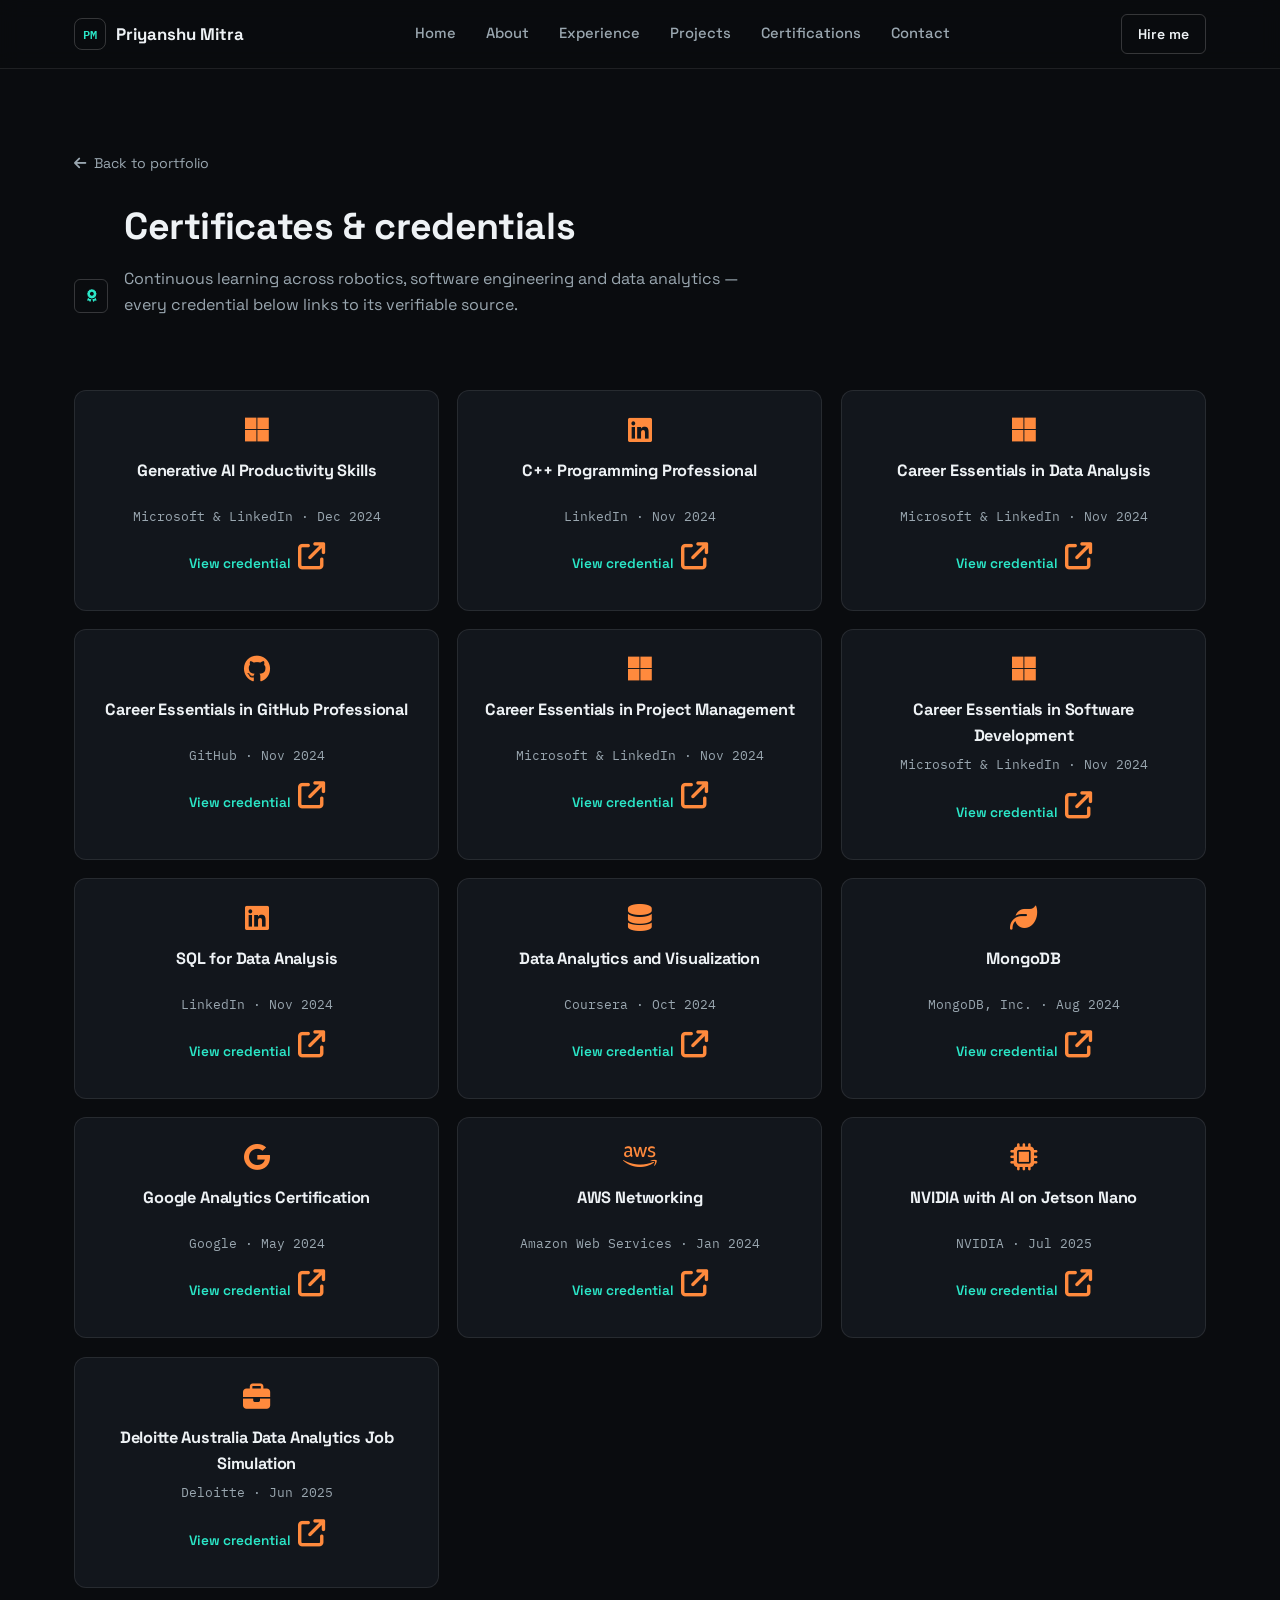
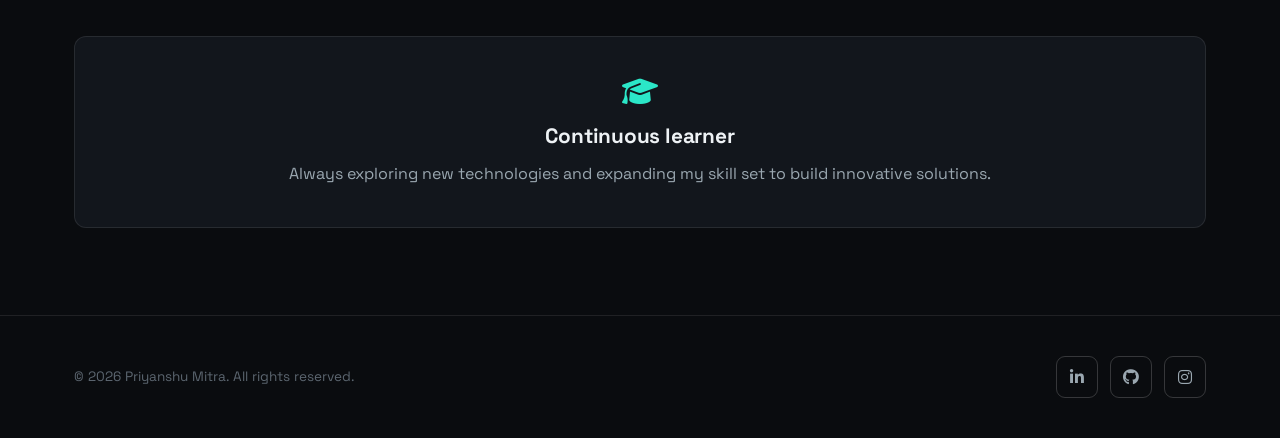
<file: certificates.html>
<!DOCTYPE html>
<html lang="en">
<head>
<meta charset="UTF-8">
<meta name="viewport" content="width=device-width, initial-scale=1.0, viewport-fit=cover">
<title>Certificates — Priyanshu Mitra</title>
<meta name="description" content="13 verified professional certifications earned by Priyanshu Mitra across robotics, software engineering, and data analytics — Microsoft, NVIDIA, Google, Deloitte, AWS and more.">
<meta property="og:title" content="Certificates — Priyanshu Mitra">
<meta property="og:description" content="13 verified professional certifications across robotics, software engineering, and data analytics.">
<meta property="og:type" content="website">
<link rel="icon" type="image/x-icon" href="/favicon.ico">
<link rel="preconnect" href="https://fonts.googleapis.com">
<link rel="preconnect" href="https://fonts.gstatic.com" crossorigin>
<link href="https://fonts.googleapis.com/css2?family=Space+Grotesk:wght@400;500;600;700&family=IBM+Plex+Mono:wght@400;500;600&display=swap" rel="stylesheet">
<link rel="stylesheet" href="https://cdnjs.cloudflare.com/ajax/libs/font-awesome/6.5.1/css/all.min.css">
<link rel="stylesheet" href="style.css">
</head>
<body>

<div id="bg-grid"></div>
<canvas id="bg-canvas" aria-hidden="true"></canvas>
<div class="bg-vignette" aria-hidden="true"></div>

<header class="nav">
  <div class="container nav-row">
    <a href="index.html" class="brand"><span class="brand-mark">PM</span>Priyanshu Mitra</a>
    <nav class="nav-links" aria-label="Primary">
      <a href="index.html#home">Home</a>
      <a href="index.html#about">About</a>
      <a href="index.html#experience">Experience</a>
      <a href="index.html#projects">Projects</a>
      <a href="index.html#certifications">Certifications</a>
      <a href="index.html#contact">Contact</a>
    </nav>
    <a href="index.html#contact" class="nav-cta">Hire me</a>
    <button id="nav-toggle" class="nav-toggle" aria-label="Toggle menu" aria-expanded="false">
      <i class="fa-solid fa-bars"></i>
    </button>
  </div>
  <div id="mobile-menu" class="mobile-menu container">
    <a href="index.html#home">Home</a>
    <a href="index.html#about">About</a>
    <a href="index.html#experience">Experience</a>
    <a href="index.html#projects">Projects</a>
    <a href="index.html#certifications">Certifications</a>
    <a href="index.html#education">Education</a>
    <a href="index.html#contact">Contact</a>
  </div>
</header>

<main>
<section id="certificates" class="page-hero">
  <div class="container">
    <a href="index.html" class="back-link reveal"><i class="fa-solid fa-arrow-left"></i> Back to portfolio</a>
    <div class="section-head reveal">
      <span class="section-index"><i class="fa-solid fa-award"></i></span>
      <div><h2>Certificates &amp; credentials</h2><p class="section-sub">Continuous learning across robotics, software engineering and data analytics — every credential below links to its verifiable source.</p></div>
    </div>
  </div>
</section>

<section class="tight" style="padding-top:0;">
  <div class="container">
    <div class="cert-full-grid stagger">

      <div class="panel cert-full-card reveal">
        <i class="fa-brands fa-microsoft"></i>
        <h3>Generative AI Productivity Skills</h3>
        <p class="issuer">Microsoft &amp; LinkedIn · Dec 2024</p>
        <a href="https://www.linkedin.com/learning/certificates/77df485616cfa9c39a8fabacf0f9a2ef563713879dd500f9dbd4130a6db783a0?trk=share_certificate" target="_blank" rel="noopener noreferrer" class="proj-link">View credential <i class="fa-solid fa-arrow-up-right-from-square"></i></a>
      </div>

      <div class="panel cert-full-card reveal">
        <i class="fa-brands fa-linkedin"></i>
        <h3>C++ Programming Professional</h3>
        <p class="issuer">LinkedIn · Nov 2024</p>
        <a href="https://www.linkedin.com/learning/certificates/7f5fb4f895ebff3671f169e43819034e53ce3d0b994c057f19d841c613d41aa8?trk=share_certificate" target="_blank" rel="noopener noreferrer" class="proj-link">View credential <i class="fa-solid fa-arrow-up-right-from-square"></i></a>
      </div>

      <div class="panel cert-full-card reveal">
        <i class="fa-brands fa-microsoft"></i>
        <h3>Career Essentials in Data Analysis</h3>
        <p class="issuer">Microsoft &amp; LinkedIn · Nov 2024</p>
        <a href="https://www.linkedin.com/learning/certificates/f7ade5e35abf6403c397e292f1191631d6a1e77c822f20ed63461a3948083239?trk=share_certificate" target="_blank" rel="noopener noreferrer" class="proj-link">View credential <i class="fa-solid fa-arrow-up-right-from-square"></i></a>
      </div>

      <div class="panel cert-full-card reveal">
        <i class="fa-brands fa-github"></i>
        <h3>Career Essentials in GitHub Professional</h3>
        <p class="issuer">GitHub · Nov 2024</p>
        <a href="https://www.linkedin.com/learning/certificates/78616284778679fb85e9f1aa0b3c82cec8de0e678fb97c34cacc289b34140dd7?trk=share_certificate" target="_blank" rel="noopener noreferrer" class="proj-link">View credential <i class="fa-solid fa-arrow-up-right-from-square"></i></a>
      </div>

      <div class="panel cert-full-card reveal">
        <i class="fa-brands fa-microsoft"></i>
        <h3>Career Essentials in Project Management</h3>
        <p class="issuer">Microsoft &amp; LinkedIn · Nov 2024</p>
        <a href="https://www.linkedin.com/learning/certificates/cda7a7ef3537301a21c7827a1b8eafc3aa479de4e20517720f3b76b2031a7672?trk=share_certificate" target="_blank" rel="noopener noreferrer" class="proj-link">View credential <i class="fa-solid fa-arrow-up-right-from-square"></i></a>
      </div>

      <div class="panel cert-full-card reveal">
        <i class="fa-brands fa-microsoft"></i>
        <h3>Career Essentials in Software Development</h3>
        <p class="issuer">Microsoft &amp; LinkedIn · Nov 2024</p>
        <a href="https://www.linkedin.com/learning/certificates/5cd188bc835a121129064198f04a429786b0698ae4c7cc96ac66cd4c5765102c?trk=share_certificate" target="_blank" rel="noopener noreferrer" class="proj-link">View credential <i class="fa-solid fa-arrow-up-right-from-square"></i></a>
      </div>

      <div class="panel cert-full-card reveal">
        <i class="fa-brands fa-linkedin"></i>
        <h3>SQL for Data Analysis</h3>
        <p class="issuer">LinkedIn · Nov 2024</p>
        <a href="https://www.linkedin.com/learning/certificates/efe37b054a23c4ee8f5bbec972ae689d2f12bede9a18492e5628c1c34d1fb1dd?trk=share_certificate" target="_blank" rel="noopener noreferrer" class="proj-link">View credential <i class="fa-solid fa-arrow-up-right-from-square"></i></a>
      </div>

      <div class="panel cert-full-card reveal">
        <i class="fa-solid fa-database"></i>
        <h3>Data Analytics and Visualization</h3>
        <p class="issuer">Coursera · Oct 2024</p>
        <a href="https://forage-uploads-prod.s3.amazonaws.com/completion-certificates/Accenture%20North%20America/hzmoNKtzvAzXsEqx8_Accenture%20North%20America_FQWJqKBtc2cCSWn8j_1729237615669_completion_certificate.pdf" target="_blank" rel="noopener noreferrer" class="proj-link">View credential <i class="fa-solid fa-arrow-up-right-from-square"></i></a>
      </div>

      <div class="panel cert-full-card reveal">
        <i class="fa-solid fa-leaf"></i>
        <h3>MongoDB</h3>
        <p class="issuer">MongoDB, Inc. · Aug 2024</p>
        <a href="https://ti-user-certificates.s3.amazonaws.com/ae62dcd7-abdc-4e90-a570-83eccba49043/5055e718-ee48-4ff7-bd3f-35da68e1172a-priyanshu-mitra-0ebdb431-9aa1-4a52-b2b8-7ebe017b7ed2-certificate.pdf" target="_blank" rel="noopener noreferrer" class="proj-link">View credential <i class="fa-solid fa-arrow-up-right-from-square"></i></a>
      </div>

      <div class="panel cert-full-card reveal">
        <i class="fa-brands fa-google"></i>
        <h3>Google Analytics Certification</h3>
        <p class="issuer">Google · May 2024</p>
        <a href="https://skillshop.exceedlms.com/profiles/752678fcac8745f18687c383da648fa6" target="_blank" rel="noopener noreferrer" class="proj-link">View credential <i class="fa-solid fa-arrow-up-right-from-square"></i></a>
      </div>

      <div class="panel cert-full-card reveal">
        <i class="fa-brands fa-aws"></i>
        <h3>AWS Networking</h3>
        <p class="issuer">Amazon Web Services · Jan 2024</p>
        <a href="https://www.simplilearn.com/skillup-certificate-landing?token=eyJjb3Vyc2VfaWQiOiIzNzgyIiwiY2VydGlmaWNhdGVfdXJsIjoiaHR0cHM6XC9cL2NlcnRpZmljYXRlcy5zaW1wbGljZG4ubmV0XC9zaGFyZVwvdGh1bWJfNDgxOTU5Ml8xNzA2NDgyMTkyLnBuZyIsInVzZXJuYW1lIjoiUHJpeWFuc2h1IE1pdHJhIn0%3D&utm_source=shared-certificate&utm_medium=lms&utm_campaign=shared-certificate-promotion&referrer=https%3A%2F%2Flms.simplilearn.com%2Fcourses%2F6698%2FAWS-Networking-Basics%2Fcertificate%2Fdownload-skillup&%24web_only=true&_branch_match_id=1445478037306237056&_branch_referrer=H4sIAAAAAAAAA8soKSkottLXL87MLcjJ1EssKNDLyczL1k%2FVTw%2FOKQuuDCz280uyrytKTUstKsrMS49PKsovL04tsvUBqkpN8cwDAGph%2FKhBAAAA" target="_blank" rel="noopener noreferrer" class="proj-link">View credential <i class="fa-solid fa-arrow-up-right-from-square"></i></a>
      </div>

      <div class="panel cert-full-card reveal">
        <i class="fa-solid fa-microchip"></i>
        <h3>NVIDIA with AI on Jetson Nano</h3>
        <p class="issuer">NVIDIA · Jul 2025</p>
        <a href="https://learn.nvidia.com/certificates?id=bMq29MfqSRC4jLkycSWvpA#" target="_blank" rel="noopener noreferrer" class="proj-link">View credential <i class="fa-solid fa-arrow-up-right-from-square"></i></a>
      </div>

      <div class="panel cert-full-card reveal">
        <i class="fa-solid fa-briefcase"></i>
        <h3>Deloitte Australia Data Analytics Job Simulation</h3>
        <p class="issuer">Deloitte · Jun 2025</p>
        <a href="https://forage-uploads-prod.s3.amazonaws.com/completion-certificates/9PBTqmSxAf6zZTseP/io9DzWKe3PTsiS6GG_9PBTqmSxAf6zZTseP_FQWJqKBtc2cCSWn8j_1751189791856_completion_certificate.pdf" target="_blank" rel="noopener noreferrer" class="proj-link">View credential <i class="fa-solid fa-arrow-up-right-from-square"></i></a>
      </div>

    </div>

    <div class="panel reveal" style="text-align:center;margin-top:48px;padding:40px;">
      <i class="fa-solid fa-graduation-cap" style="font-size:1.8rem;color:var(--accent);margin-bottom:14px;"></i>
      <h3 style="font-size:1.3rem;font-weight:700;">Continuous learner</h3>
      <p style="color:var(--text-dim);margin-top:8px;">Always exploring new technologies and expanding my skill set to build innovative solutions.</p>
    </div>
  </div>
</section>
</main>

<footer>
  <div class="container footer-row">
    <p>© <span data-year></span> Priyanshu Mitra. All rights reserved.</p>
    <div class="social-row" style="margin-top:0;">
      <a href="https://www.linkedin.com/in/priyanshu-mitra-879323261/" target="_blank" rel="noopener noreferrer" class="social-btn" aria-label="LinkedIn"><i class="fa-brands fa-linkedin-in"></i></a>
      <a href="https://github.com/priyanshumitra" target="_blank" rel="noopener noreferrer" class="social-btn" aria-label="GitHub"><i class="fa-brands fa-github"></i></a>
      <a href="https://www.instagram.com/priyanshu_mitra09/?hl=en" target="_blank" rel="noopener noreferrer" class="social-btn" aria-label="Instagram"><i class="fa-brands fa-instagram"></i></a>
    </div>
  </div>
</footer>

<script src="script.js"></script>
</body>
</html>
</file>
<file: style.css>
/* ==========================================================================
   Priyanshu Mitra — Portfolio Design System
   Direction: "Engineering Dossier" — a technical spec-sheet aesthetic built
   for a robotics / software / AI-automation engineer. Graphite surfaces,
   hairline structure, signal-teal + copper accents, monospace used only
   where it is functionally a data label (dates, counts, tags).
   ========================================================================== */

:root{
  --bg:#0a0c0f;
  --bg-soft:#0d1116;
  --panel:#12161c;
  --panel-2:#161b22;
  --line:rgba(255,255,255,.09);
  --line-strong:rgba(255,255,255,.18);
  --text:#eef2f5;
  --text-dim:#9aa7b0;
  --text-faint:#5c6670;
  --accent:#2be7c8;
  --accent-soft:rgba(43,231,200,.13);
  --accent-2:#ff8a3d;
  --accent-2-soft:rgba(255,138,61,.13);
  --radius-sm:6px;
  --radius-md:12px;
  --maxw:1180px;
  --font-sans:'Space Grotesk',-apple-system,BlinkMacSystemFont,'Segoe UI',sans-serif;
  --font-mono:'IBM Plex Mono',ui-monospace,SFMono-Regular,Menlo,monospace;
}

*,*::before,*::after{ box-sizing:border-box; }
html{ scroll-behavior:smooth; }
body{
  margin:0;
  background:var(--bg);
  color:var(--text);
  font-family:var(--font-sans);
  line-height:1.6;
  -webkit-font-smoothing:antialiased;
  overflow-x:hidden;
}
img{ max-width:100%; display:block; }
a{ color:inherit; }
h1,h2,h3,h4{ font-family:var(--font-sans); margin:0; letter-spacing:-0.01em; }
p{ margin:0; }
ul{ margin:0; padding:0; list-style:none; }
button{ font-family:inherit; cursor:pointer; }

::selection{ background:var(--accent); color:#04231d; }
::-webkit-scrollbar{ width:9px; }
::-webkit-scrollbar-track{ background:var(--bg); }
::-webkit-scrollbar-thumb{ background:#26303a; border-radius:20px; }
::-webkit-scrollbar-thumb:hover{ background:var(--accent); }

:focus-visible{ outline:2px solid var(--accent); outline-offset:3px; border-radius:2px; }

.container{ max-width:var(--maxw); margin:0 auto; padding:0 24px; }

/* ---------- background canvas + grid ---------- */
#bg-grid{
  position:fixed; inset:0; z-index:-2;
  background:
    linear-gradient(var(--line) 1px, transparent 1px) 0 0/64px 64px,
    linear-gradient(90deg, var(--line) 1px, transparent 1px) 0 0/64px 64px,
    var(--bg);
  opacity:.35;
}
#bg-canvas{ position:fixed; inset:0; z-index:-1; display:block; }
.bg-vignette{
  position:fixed; inset:0; z-index:-1; pointer-events:none;
  background:radial-gradient(ellipse 90% 60% at 50% 0%, rgba(10,12,15,0) 0%, var(--bg) 78%),
             radial-gradient(ellipse 70% 50% at 50% 100%, rgba(10,12,15,0) 0%, var(--bg) 85%);
}

/* ---------- reveal-on-scroll ---------- */
.reveal{ opacity:0; transform:translateY(18px); transition:opacity .7s ease, transform .7s ease; will-change:transform,opacity; }
.reveal.in{ opacity:1; transform:none; }
.stagger > *{ transition-delay:calc(var(--i, 0) * 60ms); }

@media (prefers-reduced-motion:reduce){
  html{ scroll-behavior:auto; }
  .reveal{ opacity:1 !important; transform:none !important; transition:none !important; }
  *{ animation-duration:.001ms !important; animation-iteration-count:1 !important; }
}

/* ---------- top navigation ---------- */
.nav{
  position:fixed; top:0; left:0; right:0; z-index:100;
  background:rgba(10,12,15,.72);
  backdrop-filter:blur(10px);
  border-bottom:1px solid var(--line);
}
.nav-row{ display:flex; align-items:center; justify-content:space-between; height:68px; }
.brand{ display:flex; align-items:center; gap:10px; font-weight:700; font-size:1.05rem; text-decoration:none; }
.brand-mark{
  width:32px; height:32px; border:1px solid var(--line-strong); border-radius:8px;
  display:flex; align-items:center; justify-content:center;
  font-family:var(--font-mono); font-size:.72rem; color:var(--accent); font-weight:600;
}
.nav-links{ display:flex; align-items:center; gap:2px; }
.nav-links a{
  text-decoration:none; color:var(--text-dim); font-size:.92rem; font-weight:500;
  padding:8px 14px; border-radius:6px; transition:color .2s ease, background .2s ease;
  position:relative;
}
.nav-links a:hover{ color:var(--text); background:rgba(255,255,255,.04); }
.nav-links a.active{ color:var(--accent); }
.nav-links a.active::after{
  content:''; position:absolute; left:14px; right:14px; bottom:3px; height:2px; background:var(--accent); border-radius:2px;
}
.nav-cta{
  border:1px solid var(--line-strong); padding:8px 16px; border-radius:6px; font-size:.88rem; font-weight:600;
  text-decoration:none; color:var(--text); transition:border-color .2s ease, color .2s ease;
}
.nav-cta:hover{ border-color:var(--accent); color:var(--accent); }
.nav-toggle{
  display:none; width:40px; height:40px; border:1px solid var(--line-strong); border-radius:8px;
  background:transparent; color:var(--text); font-size:1.1rem; align-items:center; justify-content:center;
}
.mobile-menu{
  display:none; flex-direction:column; gap:2px; padding:10px 0 18px;
  border-top:1px solid var(--line);
}
.mobile-menu.open{ display:flex; }
.mobile-menu a{
  text-decoration:none; color:var(--text-dim); padding:12px 4px; font-size:.98rem; font-weight:500;
  border-bottom:1px solid var(--line);
}
.mobile-menu a:last-child{ border-bottom:none; }

@media (max-width:920px){
  .nav-links, .nav-cta{ display:none; }
  .nav-toggle{ display:flex; }
}

/* ---------- section scaffolding ---------- */
section{ padding:112px 0; position:relative; scroll-margin-top:80px; }
section.tight{ padding:88px 0; }
.section-head{ display:flex; align-items:flex-end; gap:16px; margin-bottom:52px; }
.section-index{
  font-family:var(--font-mono); font-size:.78rem; color:var(--accent);
  border:1px solid var(--line-strong); border-radius:6px; width:34px; height:34px;
  display:flex; align-items:center; justify-content:center; flex-shrink:0; margin-bottom:4px;
}
.section-head h2{ font-size:clamp(1.7rem,3.2vw,2.35rem); font-weight:700; }
.section-sub{ color:var(--text-dim); max-width:640px; margin-top:10px; font-size:1rem; }
.section-foot-link{ margin-top:44px; text-align:center; }

.eyebrow-line{ display:flex; align-items:center; gap:8px; }
.dot-live{
  width:8px; height:8px; border-radius:50%; background:var(--accent);
  box-shadow:0 0 0 0 rgba(43,231,200,.6); animation:pulse 2.2s infinite;
}
@keyframes pulse{
  0%{ box-shadow:0 0 0 0 rgba(43,231,200,.55); }
  70%{ box-shadow:0 0 0 8px rgba(43,231,200,0); }
  100%{ box-shadow:0 0 0 0 rgba(43,231,200,0); }
}

/* ---------- buttons ---------- */
.btn{
  display:inline-flex; align-items:center; gap:9px; padding:13px 24px; border-radius:8px;
  font-weight:600; font-size:.95rem; text-decoration:none; border:1px solid transparent;
  transition:transform .2s ease, border-color .2s ease, background .2s ease, color .2s ease;
  cursor:pointer;
}
.btn:active{ transform:translateY(1px); }
.btn-primary{ background:var(--accent); color:#04231d; }
.btn-primary:hover{ background:#4ff0d4; }
.btn-outline{ border-color:var(--line-strong); color:var(--text); background:transparent; }
.btn-outline:hover{ border-color:var(--accent); color:var(--accent); }
.btn-ghost{ color:var(--text-dim); background:transparent; padding:13px 6px; }
.btn-ghost:hover{ color:var(--accent); }
.btn-sm{ padding:9px 16px; font-size:.85rem; border-radius:7px; }
.btn-row{ display:flex; flex-wrap:wrap; gap:14px; align-items:center; }

/* ---------- hero ---------- */
.hero{ padding:150px 0 0; }
.hero-grid{ display:grid; grid-template-columns:1.15fr .85fr; gap:56px; align-items:center; }
.hero-status{
  font-family:var(--font-mono); font-size:.82rem; color:var(--text-dim);
  display:inline-flex; align-items:center; gap:9px; border:1px solid var(--line-strong);
  padding:7px 14px; border-radius:999px; margin-bottom:26px;
}
.hero h1{ font-size:clamp(2.6rem,5.6vw,4.2rem); line-height:1.04; font-weight:700; }
.hero h1 span{ color:var(--accent); }
.hero-tagline{ font-size:clamp(1.05rem,1.6vw,1.25rem); color:var(--text-dim); margin-top:22px; max-width:52ch; line-height:1.6; }
.role-chips{ display:flex; flex-wrap:wrap; gap:10px; margin-top:26px; }
.role-chip{
  display:inline-flex; align-items:center; gap:8px; border:1px solid var(--line-strong);
  padding:8px 15px; border-radius:999px; font-size:.85rem; font-weight:600; color:var(--text);
  background:var(--panel);
}
.role-chip i{ color:var(--accent); font-size:.85rem; }
.hero-actions{ margin-top:34px; }
.hero-meta{ display:flex; gap:22px; margin-top:34px; flex-wrap:wrap; }
.hero-meta-item{ display:flex; align-items:center; gap:9px; font-size:.88rem; color:var(--text-dim); }
.hero-meta-item i{ color:var(--accent); width:16px; text-align:center; }

.hero-photo-wrap{ position:relative; }
.hero-photo{
  position:relative; border:1px solid var(--line-strong); border-radius:14px; overflow:hidden;
  aspect-ratio:4/5; background:var(--panel);
}
.hero-photo img{ width:100%; height:100%; object-fit:cover; }
.corner{ position:absolute; width:22px; height:22px; border-color:var(--accent); }
.corner.tl{ top:-1px; left:-1px; border-top:2px solid; border-left:2px solid; border-radius:14px 0 0 0; }
.corner.tr{ top:-1px; right:-1px; border-top:2px solid; border-right:2px solid; border-radius:0 14px 0 0; }
.corner.bl{ bottom:-1px; left:-1px; border-bottom:2px solid; border-left:2px solid; border-radius:0 0 0 14px; }
.corner.br{ bottom:-1px; right:-1px; border-bottom:2px solid; border-right:2px solid; border-radius:0 0 14px 0; }
.hero-photo-tag{
  position:absolute; left:14px; right:14px; bottom:14px; background:rgba(10,12,15,.82);
  backdrop-filter:blur(6px); border:1px solid var(--line-strong); border-radius:9px; padding:10px 13px;
}
.hero-photo-tag p:first-child{ font-size:.78rem; font-weight:700; color:var(--text); }
.hero-photo-tag p:last-child{ font-size:.74rem; color:var(--text-dim); margin-top:2px; }

/* spec strip */
.spec-strip{
  margin-top:96px; border-top:1px solid var(--line); border-bottom:1px solid var(--line);
}
.spec-grid{ display:grid; grid-template-columns:repeat(4,1fr); }
.spec-cell{ padding:30px 22px; border-left:1px solid var(--line); }
.spec-cell:first-child{ border-left:none; padding-left:0; }
.spec-num{ font-family:var(--font-mono); font-size:2.1rem; font-weight:600; color:var(--accent); }
.spec-label{ margin-top:6px; font-size:.86rem; color:var(--text-dim); line-height:1.4; }

@media (max-width:920px){
  .hero-grid{ grid-template-columns:1fr; }
  .hero-photo-wrap{ max-width:340px; margin:0 auto; }
  .spec-grid{ grid-template-columns:1fr 1fr; }
  .spec-cell:nth-child(2){ border-left:1px solid var(--line); }
  .spec-cell:nth-child(3){ border-left:none; padding-left:0; }
}
@media (max-width:520px){
  .spec-grid{ grid-template-columns:1fr; }
  .spec-cell{ border-left:none !important; border-top:1px solid var(--line); padding-left:0 !important; }
  .spec-cell:first-child{ border-top:none; }
}

/* ---------- panels / cards (generic) ---------- */
.panel{
  background:var(--panel); border:1px solid var(--line); border-radius:var(--radius-md);
  padding:28px; transition:border-color .25s ease, transform .25s ease;
}
.panel:hover{ border-color:var(--line-strong); }
.panel-accent-top{ border-top:2px solid var(--accent); }

/* ---------- about ---------- */
.about-grid{ display:grid; grid-template-columns:1.5fr 1fr; gap:44px; align-items:start; }
.about-copy p{ color:var(--text-dim); margin-bottom:16px; font-size:1rem; }
.about-copy p:last-child{ margin-bottom:0; }
.focus-tags{ display:flex; flex-wrap:wrap; gap:9px; margin-top:16px; }
.tag{
  font-size:.82rem; font-weight:600; padding:7px 13px; border-radius:999px;
  border:1px solid var(--line-strong); color:var(--text-dim); background:var(--bg-soft);
}
.focus-quote{
  margin-top:22px; padding-top:18px; border-top:1px solid var(--line);
  font-size:.92rem; color:var(--text-dim); font-style:italic;
}
@media (max-width:920px){ .about-grid{ grid-template-columns:1fr; } }

/* ---------- capabilities ---------- */
.cap-grid{ display:grid; grid-template-columns:repeat(4,1fr); gap:18px; }
.cap-card{ padding:26px 24px; }
.cap-icon{
  width:44px; height:44px; border-radius:9px; background:var(--accent-soft); color:var(--accent);
  display:flex; align-items:center; justify-content:center; font-size:1.1rem; margin-bottom:18px;
}
.cap-card h3{ font-size:1.05rem; font-weight:700; }
.cap-card p{ margin-top:9px; font-size:.9rem; color:var(--text-dim); line-height:1.55; }
@media (max-width:920px){ .cap-grid{ grid-template-columns:1fr 1fr; } }
@media (max-width:560px){ .cap-grid{ grid-template-columns:1fr; } }

/* ---------- skills spec sheet ---------- */
.skills-sheet{ border:1px solid var(--line); border-radius:var(--radius-md); overflow:hidden; }
.skills-row{ display:grid; grid-template-columns:220px 1fr; border-top:1px solid var(--line); }
.skills-row:first-child{ border-top:none; }
.skills-key{
  font-family:var(--font-mono); font-size:.78rem; color:var(--text-faint); padding:20px 22px;
  background:var(--bg-soft); border-right:1px solid var(--line); display:flex; align-items:center;
}
.skills-val{ padding:18px 22px; display:flex; flex-wrap:wrap; gap:9px; align-items:center; }
.pill{
  font-size:.83rem; padding:6px 13px; border-radius:999px; border:1px solid var(--line-strong);
  color:var(--text); background:var(--panel-2);
}
@media (max-width:700px){
  .skills-row{ grid-template-columns:1fr; }
  .skills-key{ border-right:none; border-bottom:1px solid var(--line); }
}

/* soft skills / hobbies mini row */
.mini-row{ display:flex; flex-wrap:wrap; gap:28px; margin-top:36px; }
.mini-col h4{ font-size:.82rem; text-transform:none; color:var(--text-faint); font-family:var(--font-mono); margin-bottom:12px; }
.mini-col .focus-tags{ margin-top:0; }

/* ---------- experience timeline ---------- */
.timeline{ position:relative; padding-left:36px; }
.timeline::before{ content:''; position:absolute; left:7px; top:6px; bottom:6px; width:1px; background:var(--line-strong); }
.tl-item{ position:relative; padding-bottom:44px; }
.tl-item:last-child{ padding-bottom:0; }
.tl-dot{
  position:absolute; left:-36px; top:4px; width:15px; height:15px; border-radius:50%;
  background:var(--bg); border:2px solid var(--accent);
}
.tl-item.is-current .tl-dot{ background:var(--accent); }
.tl-date{ font-family:var(--font-mono); font-size:.8rem; color:var(--accent); }
.tl-item h3{ font-size:1.15rem; font-weight:700; margin-top:6px; }
.tl-role{ font-size:.9rem; color:var(--text-dim); margin-top:3px; }
.tl-item ul{ margin-top:14px; }
.tl-item li{
  font-size:.92rem; color:var(--text-dim); padding-left:18px; position:relative; margin-bottom:8px; line-height:1.55;
}
.tl-item li::before{ content:'—'; position:absolute; left:0; color:var(--text-faint); }

/* ---------- projects ---------- */
.featured-grid{ display:grid; grid-template-columns:1fr 1fr; gap:18px; margin-bottom:20px; }
.feat-card{ padding:28px; }
.feat-card h3{ font-size:1.15rem; font-weight:700; }
.feat-card p{ margin-top:10px; font-size:.9rem; color:var(--text-dim); line-height:1.6; }
.tag-row{ display:flex; flex-wrap:wrap; gap:7px; margin-top:16px; }
.tag-row .pill{ font-size:.74rem; padding:4px 10px; }
.subhead{ display:flex; align-items:center; gap:10px; margin:52px 0 22px; }
.subhead h3{ font-size:1.05rem; font-weight:700; color:var(--text-dim); }
.subhead::after{ content:''; flex:1; height:1px; background:var(--line); }

.project-grid{ display:grid; grid-template-columns:repeat(3,1fr); gap:18px; }
.proj-card{ padding:24px; display:flex; flex-direction:column; height:100%; }
.proj-icon{ color:var(--accent); font-size:1.35rem; margin-bottom:14px; }
.proj-card h4{ font-size:1.02rem; font-weight:700; }
.proj-card p{ font-size:.87rem; color:var(--text-dim); margin-top:8px; line-height:1.55; flex:1; }
.proj-link{
  margin-top:16px; display:inline-flex; align-items:center; gap:7px; font-size:.85rem; font-weight:600;
  color:var(--accent); text-decoration:none;
}
.proj-link i{ font-size:.72rem; transition:transform .2s ease; }
.proj-link:hover i{ transform:translate(2px,-2px); }
.proj-card.more{ align-items:center; justify-content:center; text-align:center; border-style:dashed; }

@media (max-width:920px){ .featured-grid{ grid-template-columns:1fr; } .project-grid{ grid-template-columns:1fr 1fr; } }
@media (max-width:600px){ .project-grid{ grid-template-columns:1fr; } }

/* ---------- certifications ---------- */
.cert-grid{ display:grid; grid-template-columns:repeat(4,1fr); gap:16px; }
.cert-tile{ padding:22px 20px; text-align:center; }
.cert-tile i{ font-size:1.5rem; color:var(--accent-2); margin-bottom:12px; }
.cert-tile h4{ font-size:.92rem; font-weight:700; }
.cert-tile p{ font-size:.78rem; color:var(--text-dim); margin-top:5px; font-family:var(--font-mono); }
@media (max-width:920px){ .cert-grid{ grid-template-columns:repeat(2,1fr); } }
@media (max-width:420px){ .cert-grid{ grid-template-columns:1fr; } }

/* full certificate cards (certificates.html) */
.cert-full-grid{ display:grid; grid-template-columns:repeat(3,1fr); gap:18px; }
.cert-full-card{ padding:26px; text-align:center; }
.cert-full-card i{ font-size:1.7rem; color:var(--accent-2); margin-bottom:14px; }
.cert-full-card h3{ font-size:1.02rem; font-weight:700; min-height:2.6em; }
.cert-full-card .issuer{ font-size:.8rem; color:var(--text-dim); font-family:var(--font-mono); margin-top:6px; }
.cert-full-card .proj-link{ margin-top:16px; justify-content:center; }
@media (max-width:920px){ .cert-full-grid{ grid-template-columns:1fr 1fr; } }
@media (max-width:600px){ .cert-full-grid{ grid-template-columns:1fr; } }

/* ---------- education ---------- */
.edu-list{ display:flex; flex-direction:column; gap:14px; }
.edu-row{
  display:flex; justify-content:space-between; align-items:center; gap:20px; padding:22px 26px; flex-wrap:wrap;
}
.edu-row h3{ font-size:1.02rem; font-weight:700; }
.edu-row p{ font-size:.87rem; color:var(--text-dim); margin-top:4px; }
.edu-date{ font-family:var(--font-mono); font-size:.82rem; color:var(--accent); white-space:nowrap; }

/* ---------- contact ---------- */
.contact-grid{ display:grid; grid-template-columns:.9fr 1.1fr; gap:44px; }
.contact-row{ display:flex; align-items:center; gap:16px; margin-top:18px; }
.contact-icon{
  width:44px; height:44px; border-radius:9px; border:1px solid var(--line-strong);
  display:flex; align-items:center; justify-content:center; color:var(--accent); flex-shrink:0;
}
.contact-row a{ color:var(--text); text-decoration:none; font-weight:600; }
.contact-row a:hover{ color:var(--accent); }
.contact-row p{ font-size:.8rem; color:var(--text-faint); }
.social-row{ display:flex; gap:12px; margin-top:28px; }
.social-btn{
  width:42px; height:42px; border-radius:9px; border:1px solid var(--line-strong); color:var(--text-dim);
  display:flex; align-items:center; justify-content:center; text-decoration:none; transition:.2s ease;
}
.social-btn:hover{ border-color:var(--accent); color:var(--accent); }

.field{ margin-bottom:16px; }
.field label{ display:block; font-size:.8rem; color:var(--text-faint); margin-bottom:7px; font-family:var(--font-mono); }
.field input, .field textarea{
  width:100%; background:var(--bg-soft); border:1px solid var(--line-strong); border-radius:8px;
  padding:12px 14px; color:var(--text); font-family:var(--font-sans); font-size:.95rem; resize:vertical;
  transition:border-color .2s ease;
}
.field input:focus, .field textarea:focus{ outline:none; border-color:var(--accent); }
.form-status{ font-size:.86rem; margin-top:8px; min-height:1.2em; }
.form-status.ok{ color:var(--accent); }
.form-status.err{ color:var(--accent-2); }

@media (max-width:920px){ .contact-grid{ grid-template-columns:1fr; } }

/* ---------- footer ---------- */
footer{ border-top:1px solid var(--line); padding:40px 0; }
.footer-row{ display:flex; justify-content:space-between; align-items:center; flex-wrap:wrap; gap:16px; }
.footer-row p{ font-size:.85rem; color:var(--text-faint); }

/* ---------- page hero (certificates.html) ---------- */
.page-hero{ padding:150px 0 20px; text-align:left; }
.back-link{ display:inline-flex; align-items:center; gap:8px; color:var(--text-dim); text-decoration:none; font-size:.88rem; margin-bottom:22px; }
.back-link:hover{ color:var(--accent); }

/* boot line on hero */
.boot-line{ font-family:var(--font-mono); font-size:.82rem; color:var(--text-faint); min-height:1.4em; margin-bottom:14px; }
.boot-line .cursor{ display:inline-block; width:7px; height:1em; background:var(--accent); margin-left:2px; vertical-align:-2px; animation:blink 1s step-end infinite; }
@keyframes blink{ 50%{ opacity:0; } }
</file>
